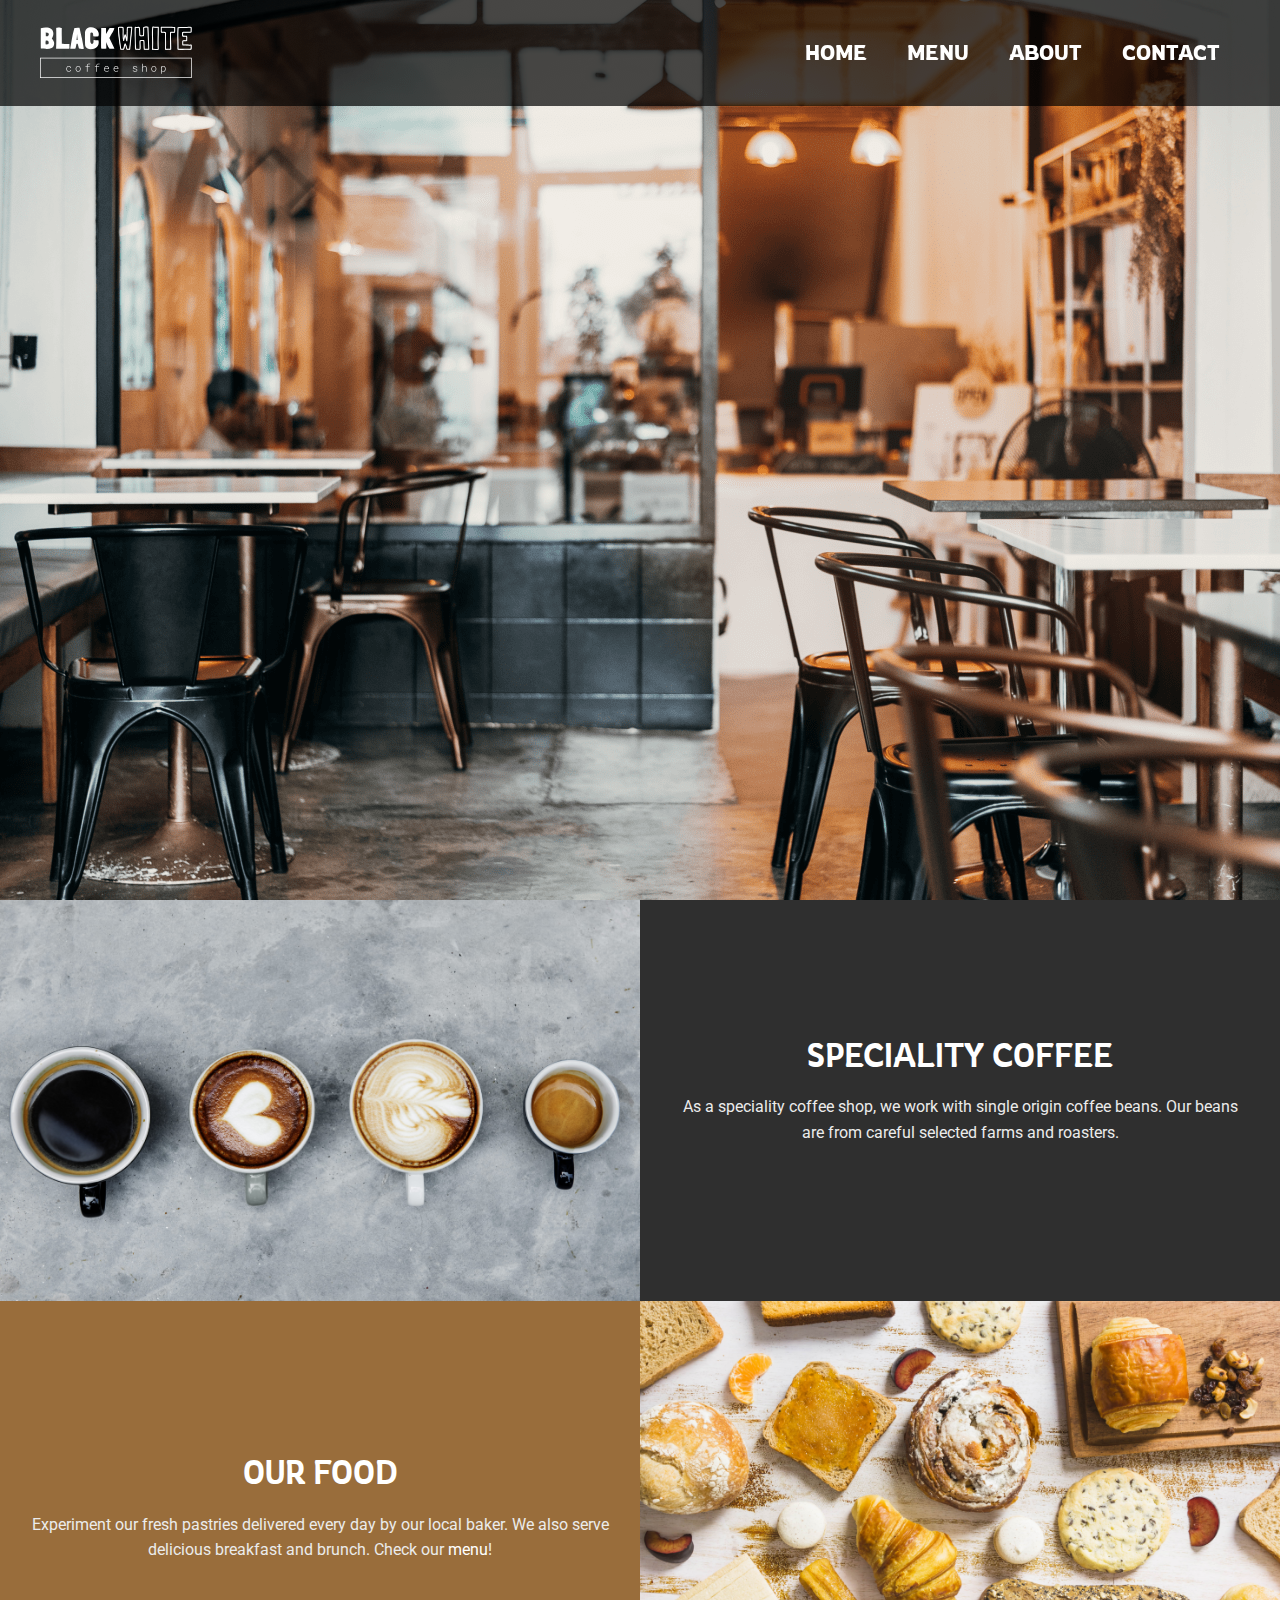
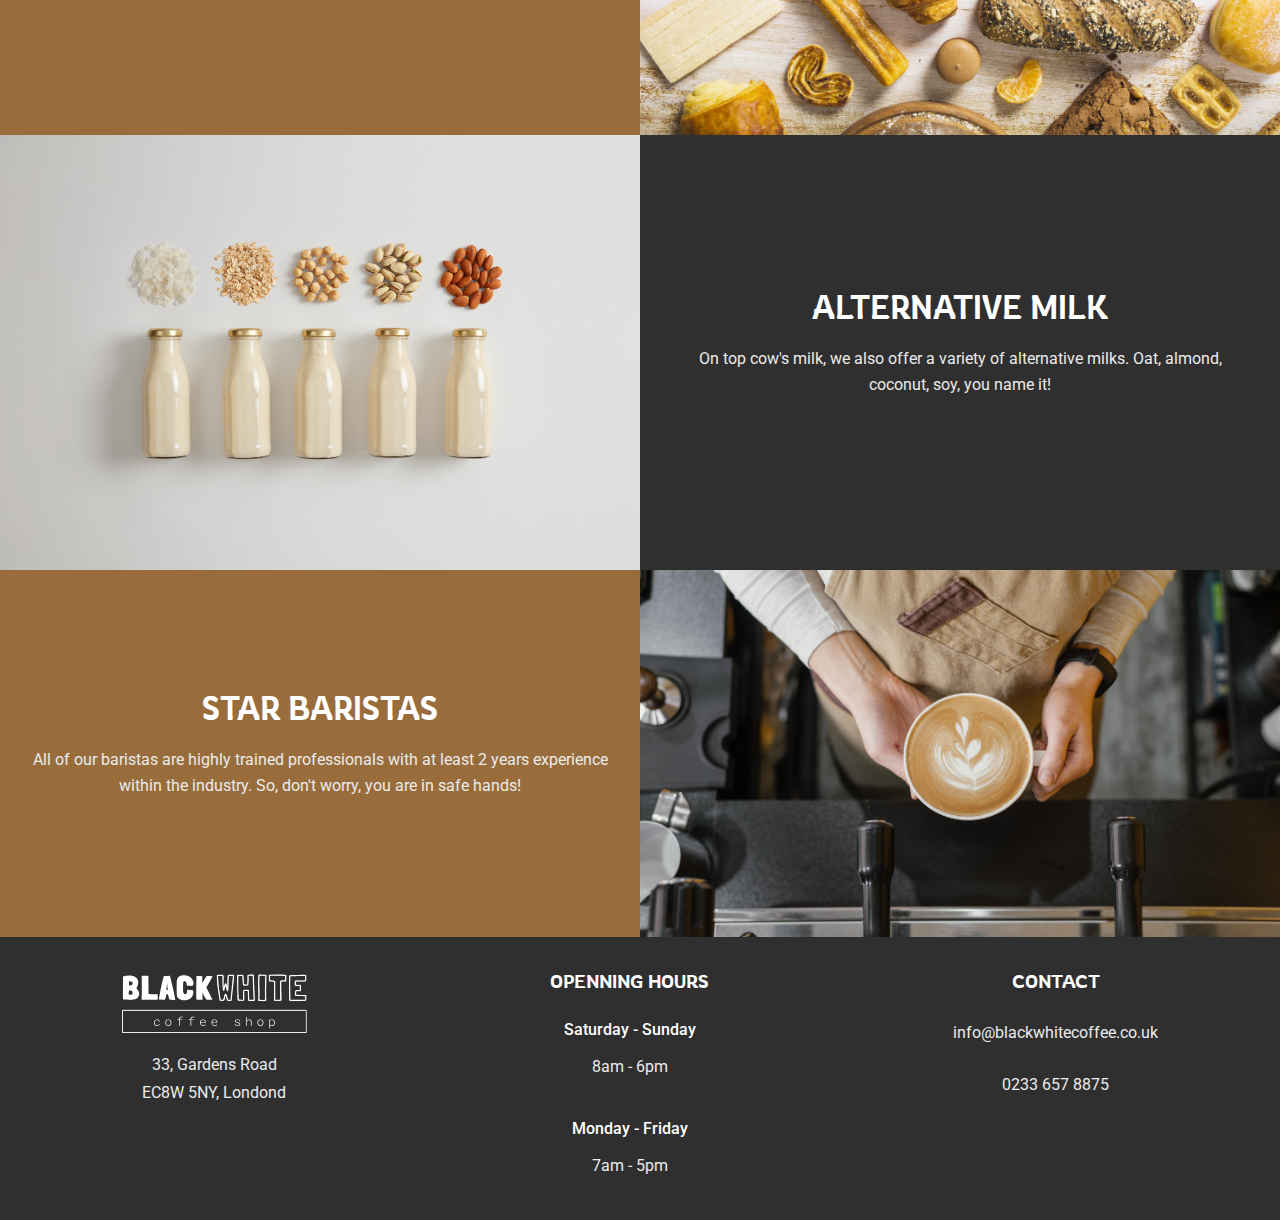
<file: index.html>
<!DOCTYPE html>
<html lang="en">
<head>
  <meta charset="UTF-8">
  <meta http-equiv="X-UA-Compatible" content="IE=edge">
  <meta name="viewport" content="width=device-width, initial-scale=1.0">
  <!-- STYLE SHEET -->
  <link rel="stylesheet" href="style.css">
  <!-- JAVASCRIPT -->
  <script src="script.js" defer></script>
  <title>Black White - coffee shop</title>
  <!-- GOOGLE FONTS -->
  <!-- Roboto (regular[400], medium[500])-->
  <link rel="preconnect" href="https://fonts.googleapis.com">
  <link rel="preconnect" href="https://fonts.gstatic.com" crossorigin>
  <link href="https://fonts.googleapis.com/css2?family=Roboto:wght@400;500&display=swap" rel="stylesheet">
  <!-- Rowdies (light[300], regular[400])-->
  <link rel="preconnect" href="https://fonts.googleapis.com"><link rel="preconnect" href="https://fonts.gstatic.com" crossorigin><link href="https://fonts.googleapis.com/css2?family=Rowdies:wght@300;400&display=swap" rel="stylesheet">
</head>
<body>
  <!-- [START] NAVBAR -->
  <header>
    <nav class="navbar"> 
      <div class="logo-img-div"><a href="index.html"><img src="images/logo-navbar.svg" alt=""></a></div> <!-- LOGO -->
      <div class="hamburguer">
        <a href="#" class="toggle-button"> <!-- [start] Hamburguer Menu -->
          <span class="bar"></span>
          <span class="bar"></span>
          <span class="bar"></span>
        </a> <!-- [end] Hamburguer Menu -->
      </div>
      <div class="navbar-links">  
        <ul>
          <li><a href="index.html">HOME</a></li>
          <li><a href="menu/menu.html">MENU</a></li>
          <li><a href="about/about.html">ABOUT</a></li>
          <li><a href="contact/contact.html">CONTACT</a></li>
        </ul>
      </div>
    </nav>
  </header>
  <!-- [END] NAVBAR -->

  <!-- [START] HERO IMAGE -->
  <main>
    <div class="hero-section">
      <div class="hero-image">
        <!-- <img src="images/hero-image.jpg" alt=""> -->
      </div>
    </div>
  <!-- [END] HERO IMAGE -->


    <!-- [START] CARDS -->

    <!-- card 1 -->
    <article class="card-1 card">
      <div class="row">
        <div class="container">
          <div class="img-card"><img src="images/coffe-cups-compressed.jpg" alt=""></div>
        </div>
        <div class="container">
          <div class="card-content" id="bg-grey">
            <h1>SPECIALITY COFFEE</h1>
            <p>
              As a speciality coffee shop, we work with single origin coffee beans. Our beans are from careful selected farms and roasters.
            </p>
          </div>
        </div>
      </div>
    </article>
    
    <!-- card 2 -->
    <article class="card-2 card">
      <div class="row" id="row-reverse">
        <div class="container">
          <div class="card-content" id="bg-brown">
            <h1>OUR FOOD</h1>
            <p>
              Experiment our fresh pastries delivered every day by our local baker. We also serve delicious breakfast and brunch. Check our <a href="#">menu</a>!
            </p>
          </div>
        </div>
        <div class="container">
          <div class="img-card"><img src="images/pastries-compressed.jpg" alt=""></div>
        </div>
      </div>
    </article>

    <!-- card 3 -->
    <article class="card-3 card">
      <div class="row">
        <div class="container">
          <div class="img-card"><img src="images/milk-compressed.jpg" alt=""></div>
        </div>
        <div class="container">
          <div class="card-content" id="bg-grey">
            <h1>ALTERNATIVE MILK</h1>
            <p>
              On top cow's milk, we also offer a variety of alternative milks. Oat, almond, coconut, soy, you name it!
            </p>
          </div>
        </div>
      </div>
    </article>

    <!-- card 4 -->
    <article class="card-4 card">
      <div class="row" id="row-reverse">
        <div class="container">
          <div class="card-content" id="bg-brown">
            <h1>STAR BARISTAS</h1>
            <p>
              All of our baristas are highly trained professionals with at least 2 years experience within the industry. So, don't worry, you are in safe hands!
            </p>
          </div>
        </div>
        <div class="container">
          <div class="img-card"><img src="images/barista-compressed.jpg" alt=""></div>
        </div>
      </div>
    </article>
    <!-- [END] CARDS -->
  </main>

  <footer>
    <!-- first column -->
    <div class="footer-column-1">
      <div class="logo-img-footer"><img src="images/logo-small.svg" alt=""></div> <!-- LOGO -->
      <p>33, Gardens Road</p>
      <p>EC8W 5NY, Londond</p>
    </div>

    <!-- second column -->
    <div class="footer-column-2">
      <h3>OPENNING HOURS</h3>
      <h4>Saturday - Sunday</h4>
      <p>8am - 6pm</p>
      <br>
      <h4>Monday - Friday</h4>
      <p>7am - 5pm</p>
    </div>

    <!-- third column -->
    <div class="footer-column-3">
      <h3>CONTACT</h3>
      <p>info@blackwhitecoffee.co.uk</p>
      <p>0233 657 8875</p>
    </div>
  </footer>

</body>
</html>
</file>
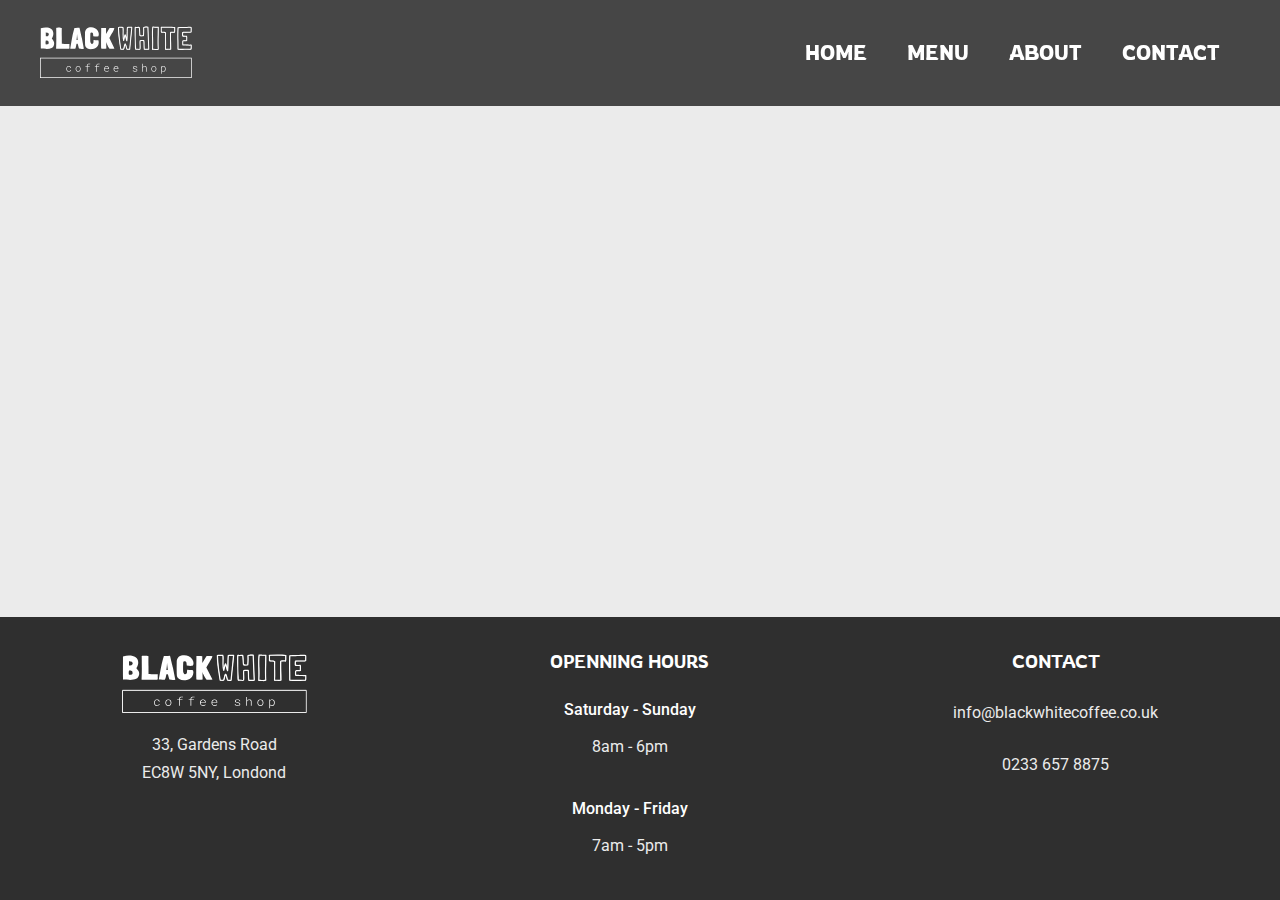
<file: about/about.html>
<!DOCTYPE html>
<html lang="en">
<head>
  <meta charset="UTF-8">
  <meta http-equiv="X-UA-Compatible" content="IE=edge">
  <meta name="viewport" content="width=device-width, initial-scale=1.0">
  <!-- STYLE SHEET -->
  <link rel="stylesheet" href="about-styles.css">
  <!-- JAVASCRIPT -->
  <script src="about-script.js" defer></script>
  <title>Black White - coffee shop</title>
  <!-- GOOGLE FONTS -->
  <!-- Roboto (regular[400], medium[500])-->
  <link rel="preconnect" href="https://fonts.googleapis.com">
  <link rel="preconnect" href="https://fonts.gstatic.com" crossorigin>
  <link href="https://fonts.googleapis.com/css2?family=Roboto:wght@400;500&display=swap" rel="stylesheet">
  <!-- Rowdies (light[300], regular[400])-->
  <link rel="preconnect" href="https://fonts.googleapis.com"><link rel="preconnect" href="https://fonts.gstatic.com" crossorigin><link href="https://fonts.googleapis.com/css2?family=Rowdies:wght@300;400&display=swap" rel="stylesheet">
</head>
<body>
  <!-- [START] NAVBAR -->
  <header>
    <nav class="navbar"> 
      <div class="logo-img-div"><a href="../index.html"><img src="images/logo-navbar.svg" alt=""></a></div> <!-- LOGO -->
      <div class="hamburguer">
        <a href="#" class="toggle-button"> <!-- [start] Hamburguer Menu -->
          <span class="bar"></span>
          <span class="bar"></span>
          <span class="bar"></span>
        </a> <!-- [end] Hamburguer Menu -->
      </div>
      <div class="navbar-links">  
        <ul>
          <li><a href="../index.html">HOME</a></li>
          <li><a href="../menu/menu.html">MENU</a></li>
          <li><a href="about.html">ABOUT</a></li>
          <li><a href="../contact/contact.html">CONTACT</a></li>
        </ul>
      </div>
    </nav>
  </header>
  <!-- [END] NAVBAR -->
  
  <div style="height: 600px;"></div>

 

  <!-- [START] FOOTER -->
  <footer>
    <!-- first column -->
    <div class="footer-column-1">
      <div class="logo-img-footer"><a href="#"><img src="images/logo-footer.svg" alt=""></a></div> <!-- LOGO -->
      <p>33, Gardens Road</p>
      <p>EC8W 5NY, Londond</p>
    </div>

    <!-- second column -->
    <div class="footer-column-2">
      <h3>OPENNING HOURS</h3>
      <h4>Saturday - Sunday</h4>
      <p>8am - 6pm</p>
      <br>
      <h4>Monday - Friday</h4>
      <p>7am - 5pm</p>
    </div>

    <!-- third column -->
    <div class="footer-column-3">
      <h3>CONTACT</h3>
      <p>info@blackwhitecoffee.co.uk</p>
      <p>0233 657 8875</p>
    </div>
  </footer>
  <!-- [END] FOOTER -->


</body>
</html>
</file>
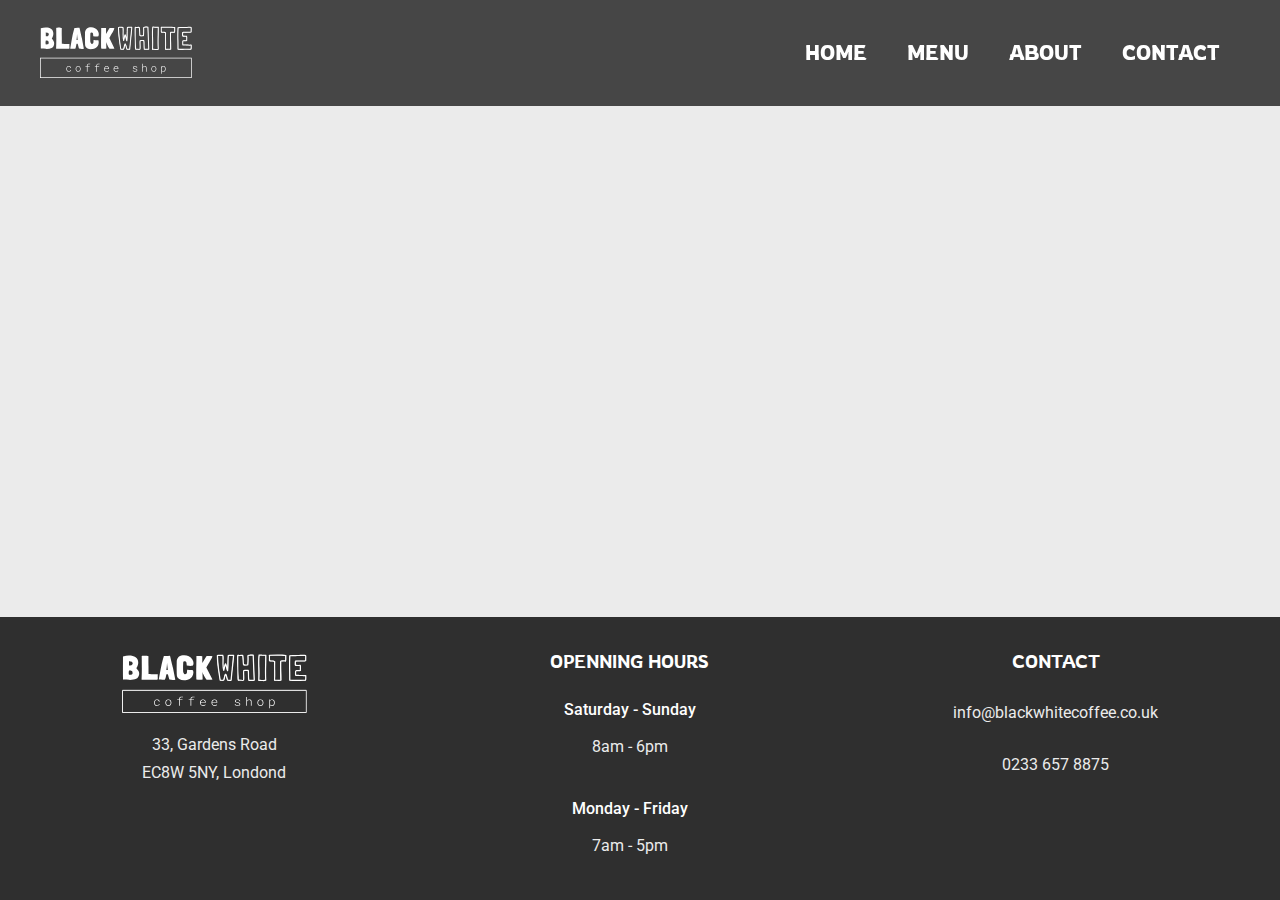
<file: contact/contact.html>
<!DOCTYPE html>
<html lang="en">
<head>
  <meta charset="UTF-8">
  <meta http-equiv="X-UA-Compatible" content="IE=edge">
  <meta name="viewport" content="width=device-width, initial-scale=1.0">
  <!-- STYLE SHEET -->
  <link rel="stylesheet" href="contact-styles.css">
  <!-- JAVASCRIPT -->
  <script src="contact-script.js" defer></script>
  <title>Black White - coffee shop</title>
  <!-- GOOGLE FONTS -->
  <!-- Roboto (regular[400], medium[500])-->
  <link rel="preconnect" href="https://fonts.googleapis.com">
  <link rel="preconnect" href="https://fonts.gstatic.com" crossorigin>
  <link href="https://fonts.googleapis.com/css2?family=Roboto:wght@400;500&display=swap" rel="stylesheet">
  <!-- Rowdies (light[300], regular[400])-->
  <link rel="preconnect" href="https://fonts.googleapis.com"><link rel="preconnect" href="https://fonts.gstatic.com" crossorigin><link href="https://fonts.googleapis.com/css2?family=Rowdies:wght@300;400&display=swap" rel="stylesheet">
</head>
<body>
  <!-- [START] NAVBAR -->
  <header>
    <nav class="navbar"> 
      <div class="logo-img-div"><a href="../index.html"><img src="images/logo-navbar.svg" alt=""></a></div> <!-- LOGO -->
      <div class="hamburguer">
        <a href="#" class="toggle-button"> <!-- [start] Hamburguer Menu -->
          <span class="bar"></span>
          <span class="bar"></span>
          <span class="bar"></span>
        </a> <!-- [end] Hamburguer Menu -->
      </div>
      <div class="navbar-links">  
        <ul>
          <li><a href="../index.html">HOME</a></li>
          <li><a href="../menu/menu.html">MENU</a></li>
          <li><a href="../about/about.html">ABOUT</a></li>
          <li><a href="contact.html">CONTACT</a></li>
        </ul>
      </div>
    </nav>
  </header>
  <!-- [END] NAVBAR -->
  
  <div style="height: 600px;"></div>

 

  <!-- [START] FOOTER -->
  <footer>
    <!-- first column -->
    <div class="footer-column-1">
      <div class="logo-img-footer"><a href="#"><img src="images/logo-footer.svg" alt=""></a></div> <!-- LOGO -->
      <p>33, Gardens Road</p>
      <p>EC8W 5NY, Londond</p>
    </div>

    <!-- second column -->
    <div class="footer-column-2">
      <h3>OPENNING HOURS</h3>
      <h4>Saturday - Sunday</h4>
      <p>8am - 6pm</p>
      <br>
      <h4>Monday - Friday</h4>
      <p>7am - 5pm</p>
    </div>

    <!-- third column -->
    <div class="footer-column-3">
      <h3>CONTACT</h3>
      <p>info@blackwhitecoffee.co.uk</p>
      <p>0233 657 8875</p>
    </div>
  </footer>
  <!-- [END] FOOTER -->


</body>
</html>
</file>
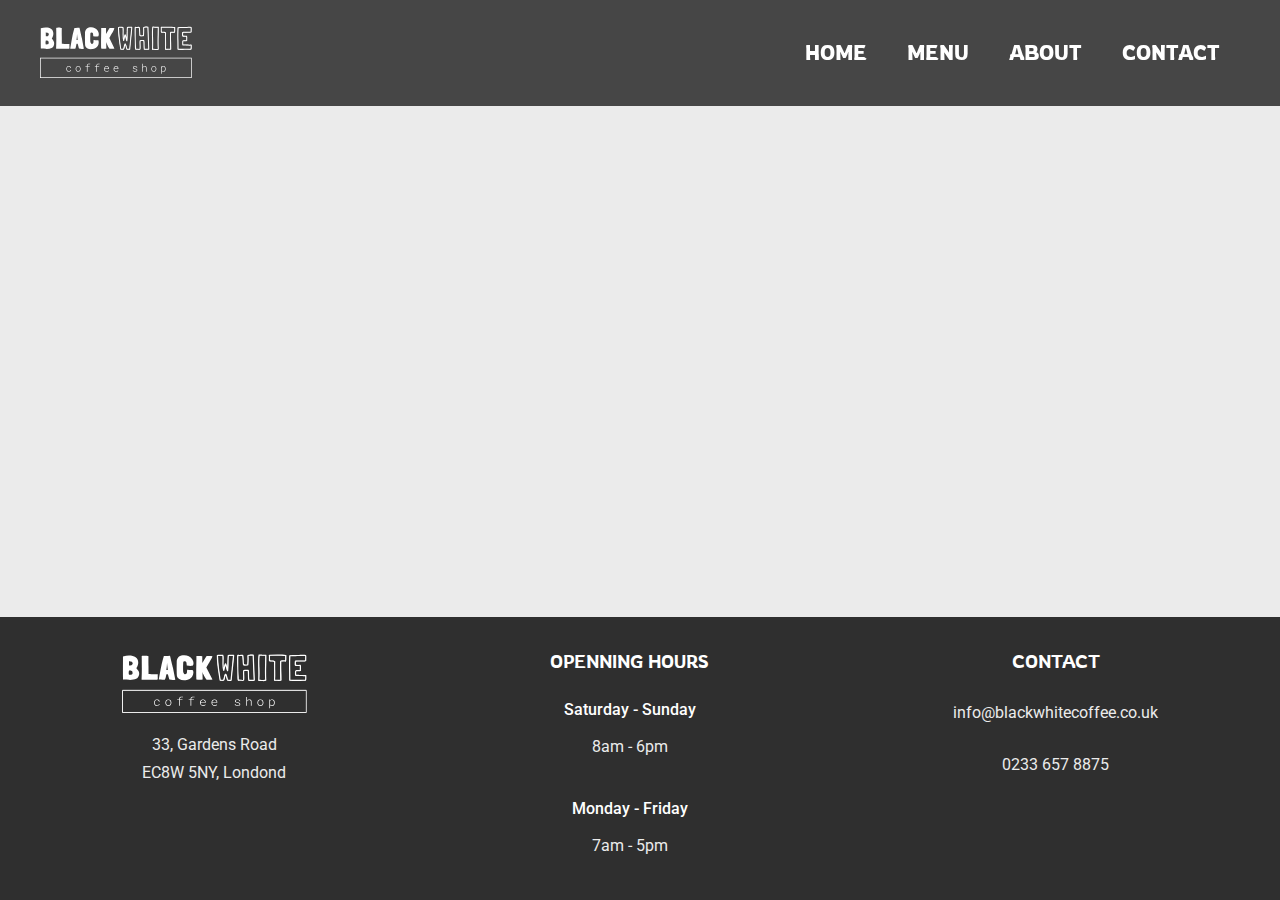
<file: menu/menu.html>
<!DOCTYPE html>
<html lang="en">
<head>
  <meta charset="UTF-8">
  <meta http-equiv="X-UA-Compatible" content="IE=edge">
  <meta name="viewport" content="width=device-width, initial-scale=1.0">
  <!-- STYLE SHEET -->
  <link rel="stylesheet" href="menu-styles.css">
  <!-- JAVASCRIPT -->
  <script src="menu-script.js" defer></script>
  <title>Black White - coffee shop</title>
  <!-- GOOGLE FONTS -->
  <!-- Roboto (regular[400], medium[500])-->
  <link rel="preconnect" href="https://fonts.googleapis.com">
  <link rel="preconnect" href="https://fonts.gstatic.com" crossorigin>
  <link href="https://fonts.googleapis.com/css2?family=Roboto:wght@400;500&display=swap" rel="stylesheet">
  <!-- Rowdies (light[300], regular[400])-->
  <link rel="preconnect" href="https://fonts.googleapis.com"><link rel="preconnect" href="https://fonts.gstatic.com" crossorigin><link href="https://fonts.googleapis.com/css2?family=Rowdies:wght@300;400&display=swap" rel="stylesheet">
</head>
<body>
  <!-- [START] NAVBAR -->
  <header>
    <nav class="navbar"> 
      <div class="logo-img-div"><a href="../index.html"><img src="images/logo-navbar.svg" alt=""></a></div> <!-- LOGO -->
      <div class="hamburguer">
        <a href="#" class="toggle-button"> <!-- [start] Hamburguer Menu -->
          <span class="bar"></span>
          <span class="bar"></span>
          <span class="bar"></span>
        </a> <!-- [end] Hamburguer Menu -->
      </div>
      <div class="navbar-links">  
        <ul>
          <li><a href="../index.html">HOME</a></li>
          <li><a href="menu.html">MENU</a></li>
          <li><a href="../about/about.html">ABOUT</a></li>
          <li><a href="../contact/contact.html">CONTACT</a></li>
        </ul>
      </div>
    </nav>
  </header>
  <!-- [END] NAVBAR -->
  
  <div style="height: 600px;"></div>

 

  <!-- [START] FOOTER -->
  <footer>
    <!-- first column -->
    <div class="footer-column-1">
      <div class="logo-img-footer"><a href="#"><img src="images/logo-footer.svg" alt=""></a></div> <!-- LOGO -->
      <p>33, Gardens Road</p>
      <p>EC8W 5NY, Londond</p>
    </div>

    <!-- second column -->
    <div class="footer-column-2">
      <h3>OPENNING HOURS</h3>
      <h4>Saturday - Sunday</h4>
      <p>8am - 6pm</p>
      <br>
      <h4>Monday - Friday</h4>
      <p>7am - 5pm</p>
    </div>

    <!-- third column -->
    <div class="footer-column-3">
      <h3>CONTACT</h3>
      <p>info@blackwhitecoffee.co.uk</p>
      <p>0233 657 8875</p>
    </div>
  </footer>
  <!-- [END] FOOTER -->


</body>
</html>
</file>
<file: style.css>
* {
  box-sizing: border-box;
  margin: 0;
  padding: 0;
}

body {
  background-color: #EBEBEB;
  line-height: 1.6;
}


/* [START] NAVIGATION BAR */

/* navigation bar */
.navbar {
  display: flex;
  position: fixed;
  width: 100%;
  /* height: 70px; */
  justify-content: space-between;
  align-items: center;
  background-color: #000000b3;
  padding: 20px 40px;
  font-family: 'Rowdies', sans-serif;
  font-weight: 300;
  top: 0;
}

/* Logo */
.logo-img-div img {
  width: 70%;
}


/* Nav links */
.navbar-links {
  font-size: 20px;
  /* padding: 20px 40px; */
  /* margin-right: 60px; */
  /* height: 100%; */
}

/* .logo-img-div { */
  /* margin-left: 60px;; */
/* } */

.navbar-links ul {
  /* margin: 0;
  padding: 0; */
  display: flex;
}

.navbar-links li {
  list-style: none;
}

.navbar-links li a {
  text-decoration: none;
  color: #FFFF;
  padding: 10px 20px;
  display: block;
}

.navbar-links a:hover {
  transition: 0.3s;
  color: #e4a358;
}

/* [END] NAVIGATION BAR */


/* [START] HAMBURGUER MENU */
.toggle-button {
  position: absolute;
  top: 40px;
  right: 20px;
  display: none;
  flex-direction: column;
  justify-content: space-between;
  width: 30px;
  height: 21px;

}

.toggle-button .bar {
  height: 3px;
  width: 100%;
  background-color: #FFFF;
  border-radius: 10px;
  -webkit-transition: all 0.3s ease-in-out;
  transition: all 0.3s ease-in-out;
}
/* [END] NAVIGATION BAR */

/* [START] HERO IMAGE */
.hero-section {
  width: 100vw;
  height: 100vh;
  max-width: 100%;
  overflow-x: hidden;
}

.hero-image{
  height: 100vh;
  width: 100vw;
  background-image: url('images/hero-desktop-compressed.png');
  background-position: center center;
  background-repeat: no-repeat;
  background-size: cover;
  background-clip: none;
}
/* [END] HERO IMAGE */

/* [START] CARDS */

#bg-brown {
  background-color: #996D3B;
}

#bg-grey {
  background-color: #2F2F2F;
}

p {
  font-family: 'Roboto', sans-serif;
  font-weight: 400;
  color: #EBEBEB;
  margin: 20px 0;
  text-align: center;
}

h1 {
  font-family: 'Rowdies', sans-serif;
  font-weight: 300;
  color: #FFFF;
  line-height: 1.2;
  text-align: center;
}

a {
  text-decoration: none;
  color: #FFFF;
  font-weight: 400;
}

article .row {
  display: flex;
  flex-wrap: wrap;
  width: 100%;
}

/* Makes img stay at the top of text (necessary for mobile view) */
#row-reverse {
  flex-wrap: wrap-reverse;
}

article .container {
  display: flex;
  flex-direction: column;
  /* flex-basis: 100%; */
  flex: 1; /* Takes the entire height */
}

.img-container, .card-content {
  height: 100%;
}

.img-card img {
  width: 100%;
  height: 100%;
  object-fit: cover;
}

.card-content {
  display: flex;
  flex-direction: column;
  align-items: center;
  justify-content: center;
  padding: 30px;
}
/* [END] CARDS */

 /* [START] FOOTER */
 footer {
  display: flex;
  justify-content: space-around;
  background-color: #2F2F2F;
  position: relative;
  text-align: center;
  padding: 30px 0;
}

footer p {
  line-height: 0.5;
}

footer h3 {
  font-family: 'Rowdies', sans-serif;
  font-weight: 300;
  color: #FFFF;
}

footer h4 {
  font-family: 'Roboto', sans-serif;
  font-weight: 500;
  color: #FFFF;
}

footer .footer-column-2 h3 {
  padding-bottom: 20px;
}

footer .footer-column-3 p {
  line-height: 2;
}
/* [END] FOOTER */


/* SMALL SCREEN */
@media (max-width: 740px) {
  /* [START] MOBILE NAVBAR */
  .logo-img-div img {
    width: 60%;
  }

  .toggle-button { 
    display: flex;
  }
  
  /* [start] hamburguer menu "X" */
  .hamburguer.active .bar:nth-child(2) {
    opacity: 0;

  }

  .hamburguer.active .bar:nth-child(1) {
    transform: translateY(8px) rotate(45deg);
  }

  .hamburguer.active .bar:nth-child(3) {
    transform: translateY(-8px) rotate(-45deg);
  }
  /* [end] hamburguer menu "X" */

  .navbar-links {
    display: none;
    width: 100%;
  }

  .navbar {
    flex-direction: column;
    align-items: flex-start;
  }

  .navbar-links ul {
    flex-direction: column;
    width: 100%;
  }

  .navbar-links li {
    text-align: center;
  }

  .navbar-links li a {
    padding: 15px;
  }

  .navbar-links.active {
    display: flex;
  }
  /* [END] MOBILE NAVBAR */

  /* [START] CARDS */
  article .container {
    flex: 100%;
    max-width: 100%;
  }
  /* [END] CARDS */

  /* [START] FOOTER */
  footer {
    flex-direction: column;
  }

  footer p {
    line-height: 0.5;
  }
  
  footer h3 {
    font-family: 'Rowdies', sans-serif;
    font-weight: 300;
    color: #FFFF;
  }
  
  footer h4 {
    font-family: 'Roboto', sans-serif;
    font-weight: 500;
    color: #FFFF;
  }
  
  footer .footer-column-2 h3 {
    padding-top: 20px;
    padding-bottom: 10px;
  }

  footer .footer-column-2 p {
    line-height: 0;
  }
  
  footer .footer-column-3 p {
    line-height: 0.5;
  }

  footer .footer-column-3 h3 {
    padding-top: 20px;
  }
  /* [END] FOOTER */

}
</file>
<file: about/about-styles.css>
* {
  box-sizing: border-box;
  margin: 0;
  padding: 0;
}

html {
  height: 100%;
}

body {
  height: 100%;
  background-color: #EBEBEB;
  line-height: 1.6;
}


/* [START] NAVIGATION BAR */

/* navigation bar */
.navbar {
  display: flex;
  position: fixed;
  width: 100%;
  /* height: 70px; */
  justify-content: space-between;
  align-items: center;
  background-color: #000000b3;
  padding: 20px 40px;
  font-family: 'Rowdies', sans-serif;
  font-weight: 300;
  top: 0;
}

/* Logo */
.logo-img-div img {
  width: 70%;
}


/* Nav links */
.navbar-links {
  font-size: 20px;
}

.navbar-links ul {
  display: flex;
}

.navbar-links li {
  list-style: none;
}

.navbar-links li a {
  text-decoration: none;
  color: #FFFF;
  padding: 10px 20px;
  display: block;
}

.navbar-links a:hover {
  transition: 0.3s;
  color: #e4a358;
}

/* [END] NAVIGATION BAR */


/* [START] HAMBURGUER MENU */
.toggle-button {
  position: absolute;
  top: 40px;
  right: 20px;
  display: none;
  flex-direction: column;
  justify-content: space-between;
  width: 30px;
  height: 21px;

}

.toggle-button .bar {
  height: 3px;
  width: 100%;
  background-color: #FFFF;
  border-radius: 10px;
  -webkit-transition: all 0.3s ease-in-out;
  transition: all 0.3s ease-in-out;
}
/* [END] NAVIGATION BAR */

/* [START] GENERAL ELEMENTS */
p {
  font-family: 'Roboto', sans-serif;
  font-weight: 400;
  color: #EBEBEB;
  margin: 20px 0;
  text-align: center;
}

h1 {
  font-family: 'Rowdies', sans-serif;
  font-weight: 300;
  color: #FFFF;
  line-height: 1.2;
  text-align: center;
}

a {
  text-decoration: none;
  color: #FFFF;
  font-weight: 400;
}
/* [END] GENERAL ELEMENTS */


/************ YOUR CODE HERE **********/




/************ YOUR CODE HERE **********/


 /* [START] FOOTER */
 footer {
  display: flex;
  justify-content: space-around;
  background-color: #2F2F2F;
  position: relative;
  text-align: center;
  padding: 30px 0;
  width: 100%;

/* Please delete this two lines of code when you finish building your page*/
/* This code is only here because if there is no content on the page the footer stays all the way up */
  position: fixed; 
  bottom: 0;
}

footer p {
  line-height: 0.5;
}

footer h3 {
  font-family: 'Rowdies', sans-serif;
  font-weight: 300;
  color: #FFFF;
}

footer h4 {
  font-family: 'Roboto', sans-serif;
  font-weight: 500;
  color: #FFFF;
}

footer .footer-column-2 h3 {
  padding-bottom: 20px;
}

footer .footer-column-3 p {
  line-height: 2;
}
/* [END] FOOTER */


/* SMALL SCREEN */
@media (max-width: 740px) {
  /* [START] MOBILE NAVBAR */
  .logo-img-div img {
    width: 60%;
  }

  .toggle-button { 
    display: flex;
  }
  
  /* [start] hamburguer menu "X" */
  .hamburguer.active .bar:nth-child(2) {
    opacity: 0;

  }

  .hamburguer.active .bar:nth-child(1) {
    transform: translateY(8px) rotate(45deg);
  }

  .hamburguer.active .bar:nth-child(3) {
    transform: translateY(-8px) rotate(-45deg);
  }
  /* [end] hamburguer menu "X" */

  .navbar-links {
    display: none;
    width: 100%;
  }

  .navbar {
    flex-direction: column;
    align-items: flex-start;
  }

  .navbar-links ul {
    flex-direction: column;
    width: 100%;
  }

  .navbar-links li {
    text-align: center;
  }

  .navbar-links li a {
    padding: 15px;
  }

  .navbar-links.active {
    display: flex;
  }
  /* [END] MOBILE NAVBAR */






  /* YOUR RESPOSIVE PAGE CODE HERE (between footer and navbar) */






  /* [START] FOOTER */
  footer {
    flex-direction: column;
    position: static;
  }

  footer p {
    line-height: 0.5;
  }
  
  footer h3 {
    font-family: 'Rowdies', sans-serif;
    font-weight: 300;
    color: #FFFF;
  }
  
  footer h4 {
    font-family: 'Roboto', sans-serif;
    font-weight: 500;
    color: #FFFF;
  }
  
  footer .footer-column-2 h3 {
    padding-top: 20px;
    padding-bottom: 10px;
  }

  footer .footer-column-2 p {
    line-height: 0;
  }
  
  footer .footer-column-3 p {
    line-height: 0.5;
  }

  footer .footer-column-3 h3 {
    padding-top: 20px;
  }
  /* [END] FOOTER */

}
</file>
<file: contact/contact-styles.css>
* {
  box-sizing: border-box;
  margin: 0;
  padding: 0;
}

html {
  height: 100%;
}

body {
  height: 100%;
  background-color: #EBEBEB;
  line-height: 1.6;
}


/* [START] NAVIGATION BAR */

/* navigation bar */
.navbar {
  display: flex;
  position: fixed;
  width: 100%;
  /* height: 70px; */
  justify-content: space-between;
  align-items: center;
  background-color: #000000b3;
  padding: 20px 40px;
  font-family: 'Rowdies', sans-serif;
  font-weight: 300;
  top: 0;
}

/* Logo */
.logo-img-div img {
  width: 70%;
}


/* Nav links */
.navbar-links {
  font-size: 20px;
}

.navbar-links ul {
  display: flex;
}

.navbar-links li {
  list-style: none;
}

.navbar-links li a {
  text-decoration: none;
  color: #FFFF;
  padding: 10px 20px;
  display: block;
}

.navbar-links a:hover {
  transition: 0.3s;
  color: #e4a358;
}

/* [END] NAVIGATION BAR */


/* [START] HAMBURGUER MENU */
.toggle-button {
  position: absolute;
  top: 40px;
  right: 20px;
  display: none;
  flex-direction: column;
  justify-content: space-between;
  width: 30px;
  height: 21px;

}

.toggle-button .bar {
  height: 3px;
  width: 100%;
  background-color: #FFFF;
  border-radius: 10px;
  -webkit-transition: all 0.3s ease-in-out;
  transition: all 0.3s ease-in-out;
}
/* [END] NAVIGATION BAR */

/* [START] GENERAL ELEMENTS */
p {
  font-family: 'Roboto', sans-serif;
  font-weight: 400;
  color: #EBEBEB;
  margin: 20px 0;
  text-align: center;
}

h1 {
  font-family: 'Rowdies', sans-serif;
  font-weight: 300;
  color: #FFFF;
  line-height: 1.2;
  text-align: center;
}

a {
  text-decoration: none;
  color: #FFFF;
  font-weight: 400;
}
/* [END] GENERAL ELEMENTS */


/************ YOUR CODE HERE **********/




/************ YOUR CODE HERE **********/



 /* [START] FOOTER */
 footer {
  display: flex;
  justify-content: space-around;
  background-color: #2F2F2F;
  position: relative;
  text-align: center;
  padding: 30px 0;
  width: 100%;

/* Please delete this two lines of code when you finish building your page*/
/* This code is only here because if there is no content on the page the footer stays all the way up */
  position: fixed; 
  bottom: 0;
}

footer p {
  line-height: 0.5;
}

footer h3 {
  font-family: 'Rowdies', sans-serif;
  font-weight: 300;
  color: #FFFF;
}

footer h4 {
  font-family: 'Roboto', sans-serif;
  font-weight: 500;
  color: #FFFF;
}

footer .footer-column-2 h3 {
  padding-bottom: 20px;
}

footer .footer-column-3 p {
  line-height: 2;
}
/* [END] FOOTER */


/* SMALL SCREEN */
@media (max-width: 740px) {
  /* [START] MOBILE NAVBAR */
  .logo-img-div img {
    width: 60%;
  }

  .toggle-button { 
    display: flex;
  }
  
  /* [start] hamburguer menu "X" */
  .hamburguer.active .bar:nth-child(2) {
    opacity: 0;

  }

  .hamburguer.active .bar:nth-child(1) {
    transform: translateY(8px) rotate(45deg);
  }

  .hamburguer.active .bar:nth-child(3) {
    transform: translateY(-8px) rotate(-45deg);
  }
  /* [end] hamburguer menu "X" */

  .navbar-links {
    display: none;
    width: 100%;
  }

  .navbar {
    flex-direction: column;
    align-items: flex-start;
  }

  .navbar-links ul {
    flex-direction: column;
    width: 100%;
  }

  .navbar-links li {
    text-align: center;
  }

  .navbar-links li a {
    padding: 15px;
  }

  .navbar-links.active {
    display: flex;
  }
  /* [END] MOBILE NAVBAR */






  /* YOUR RESPOSIVE PAGE CODE HERE (between footer and navbar) */






  /* [START] FOOTER */
  footer {
    flex-direction: column;
    position: static;
  }

  footer p {
    line-height: 0.5;
  }
  
  footer h3 {
    font-family: 'Rowdies', sans-serif;
    font-weight: 300;
    color: #FFFF;
  }
  
  footer h4 {
    font-family: 'Roboto', sans-serif;
    font-weight: 500;
    color: #FFFF;
  }
  
  footer .footer-column-2 h3 {
    padding-top: 20px;
    padding-bottom: 10px;
  }

  footer .footer-column-2 p {
    line-height: 0;
  }
  
  footer .footer-column-3 p {
    line-height: 0.5;
  }

  footer .footer-column-3 h3 {
    padding-top: 20px;
  }
  /* [END] FOOTER */

}
</file>
<file: menu/menu-styles.css>
* {
  box-sizing: border-box;
  margin: 0;
  padding: 0;
}

html {
  height: 100%;
}

body {
  height: 100%;
  background-color: #EBEBEB;
  line-height: 1.6;
}


/* [START] NAVIGATION BAR */

/* navigation bar */
.navbar {
  display: flex;
  position: fixed;
  width: 100%;
  /* height: 70px; */
  justify-content: space-between;
  align-items: center;
  background-color: #000000b3;
  padding: 20px 40px;
  font-family: 'Rowdies', sans-serif;
  font-weight: 300;
  top: 0;
}

/* Logo */
.logo-img-div img {
  width: 70%;
}


/* Nav links */
.navbar-links {
  font-size: 20px;
}

.navbar-links ul {
  display: flex;
}

.navbar-links li {
  list-style: none;
}

.navbar-links li a {
  text-decoration: none;
  color: #FFFF;
  padding: 10px 20px;
  display: block;
}

.navbar-links a:hover {
  transition: 0.3s;
  color: #e4a358;
}

/* [END] NAVIGATION BAR */


/* [START] HAMBURGUER MENU */
.toggle-button {
  position: absolute;
  top: 40px;
  right: 20px;
  display: none;
  flex-direction: column;
  justify-content: space-between;
  width: 30px;
  height: 21px;

}

.toggle-button .bar {
  height: 3px;
  width: 100%;
  background-color: #FFFF;
  border-radius: 10px;
  -webkit-transition: all 0.3s ease-in-out;
  transition: all 0.3s ease-in-out;
}
/* [END] NAVIGATION BAR */

/* [START] GENERAL ELEMENTS */
p {
  font-family: 'Roboto', sans-serif;
  font-weight: 400;
  color: #EBEBEB;
  margin: 20px 0;
  text-align: center;
}

h1 {
  font-family: 'Rowdies', sans-serif;
  font-weight: 300;
  color: #FFFF;
  line-height: 1.2;
  text-align: center;
}

a {
  text-decoration: none;
  color: #FFFF;
  font-weight: 400;
}
/* [END] GENERAL ELEMENTS */


/************ YOUR CODE HERE **********/




/************ YOUR CODE HERE **********/



 /* [START] FOOTER */
 footer {
  display: flex;
  justify-content: space-around;
  background-color: #2F2F2F;
  position: relative;
  text-align: center;
  padding: 30px 0;
  width: 100%;

/* Please delete this two lines of code when you finish building your page*/
/* This code is only here because if there is no content on the page the footer stays all the way up */
  position: fixed; 
  bottom: 0;
}

footer p {
  line-height: 0.5;
}

footer h3 {
  font-family: 'Rowdies', sans-serif;
  font-weight: 300;
  color: #FFFF;
}

footer h4 {
  font-family: 'Roboto', sans-serif;
  font-weight: 500;
  color: #FFFF;
}

footer .footer-column-2 h3 {
  padding-bottom: 20px;
}

footer .footer-column-3 p {
  line-height: 2;
}
/* [END] FOOTER */


/* SMALL SCREEN */
@media (max-width: 740px) {
  /* [START] MOBILE NAVBAR */
  .logo-img-div img {
    width: 60%;
  }

  .toggle-button { 
    display: flex;
  }
  
  /* [start] hamburguer menu "X" */
  .hamburguer.active .bar:nth-child(2) {
    opacity: 0;

  }

  .hamburguer.active .bar:nth-child(1) {
    transform: translateY(8px) rotate(45deg);
  }

  .hamburguer.active .bar:nth-child(3) {
    transform: translateY(-8px) rotate(-45deg);
  }
  /* [end] hamburguer menu "X" */

  .navbar-links {
    display: none;
    width: 100%;
  }

  .navbar {
    flex-direction: column;
    align-items: flex-start;
  }

  .navbar-links ul {
    flex-direction: column;
    width: 100%;
  }

  .navbar-links li {
    text-align: center;
  }

  .navbar-links li a {
    padding: 15px;
  }

  .navbar-links.active {
    display: flex;
  }
  /* [END] MOBILE NAVBAR */






  /* YOUR RESPOSIVE PAGE CODE HERE (between footer and navbar) */






  /* [START] FOOTER */
  footer {
    flex-direction: column;
    position: static;
  }

  footer p {
    line-height: 0.5;
  }
  
  footer h3 {
    font-family: 'Rowdies', sans-serif;
    font-weight: 300;
    color: #FFFF;
  }
  
  footer h4 {
    font-family: 'Roboto', sans-serif;
    font-weight: 500;
    color: #FFFF;
  }
  
  footer .footer-column-2 h3 {
    padding-top: 20px;
    padding-bottom: 10px;
  }

  footer .footer-column-2 p {
    line-height: 0;
  }
  
  footer .footer-column-3 p {
    line-height: 0.5;
  }

  footer .footer-column-3 h3 {
    padding-top: 20px;
  }
  /* [END] FOOTER */

}
</file>
